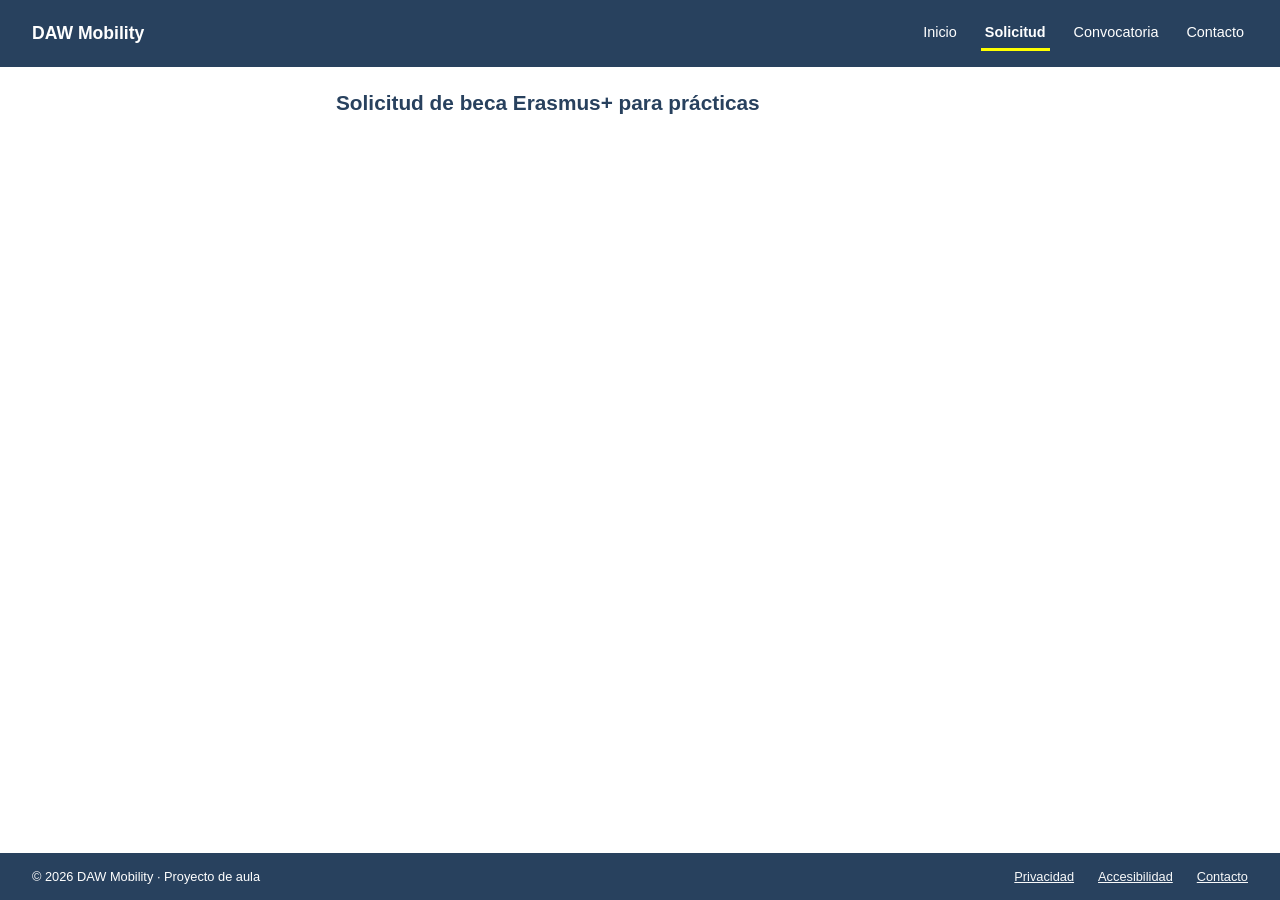
<file: index.html>
<!DOCTYPE html>
<html lang="es">
<head>
  <meta charset="utf-8">
  <meta name="viewport" content="width=device-width, initial-scale=1">
  <title>Solicitud de beca Erasmus+ · DAW Mobility</title>
  <link rel="stylesheet" href="styles/styles.css">
</head>
<body>
  <header class="cabecera">
    <p class="cabecera__marca">DAW Mobility</p>
    <nav class="menu" aria-label="Principal">
      <ul class="menu__lista">
        <li><a class="menu__enlace" href="#">Inicio</a></li>
        <li><a class="menu__enlace" href="#" aria-current="page">Solicitud</a></li>
        <li><a class="menu__enlace" href="#">Convocatoria</a></li>
        <li><a class="menu__enlace" href="#">Contacto</a></li>
      </ul>
    </nav>
  </header>

  <main class="principal" id="contenido">
    <h1>Solicitud de beca Erasmus+ para prácticas</h1>

  </main>

  <footer class="pie">
    <p class="pie__texto">© 2026 DAW Mobility · Proyecto de aula</p>
    <nav aria-label="Legal">
      <ul class="pie__lista">
        <li><a class="pie__enlace" href="#">Privacidad</a></li>
        <li><a class="pie__enlace" href="#">Accesibilidad</a></li>
        <li><a class="pie__enlace" href="#">Contacto</a></li>
      </ul>
    </nav>
  </footer>

</body>
</html>
</file>
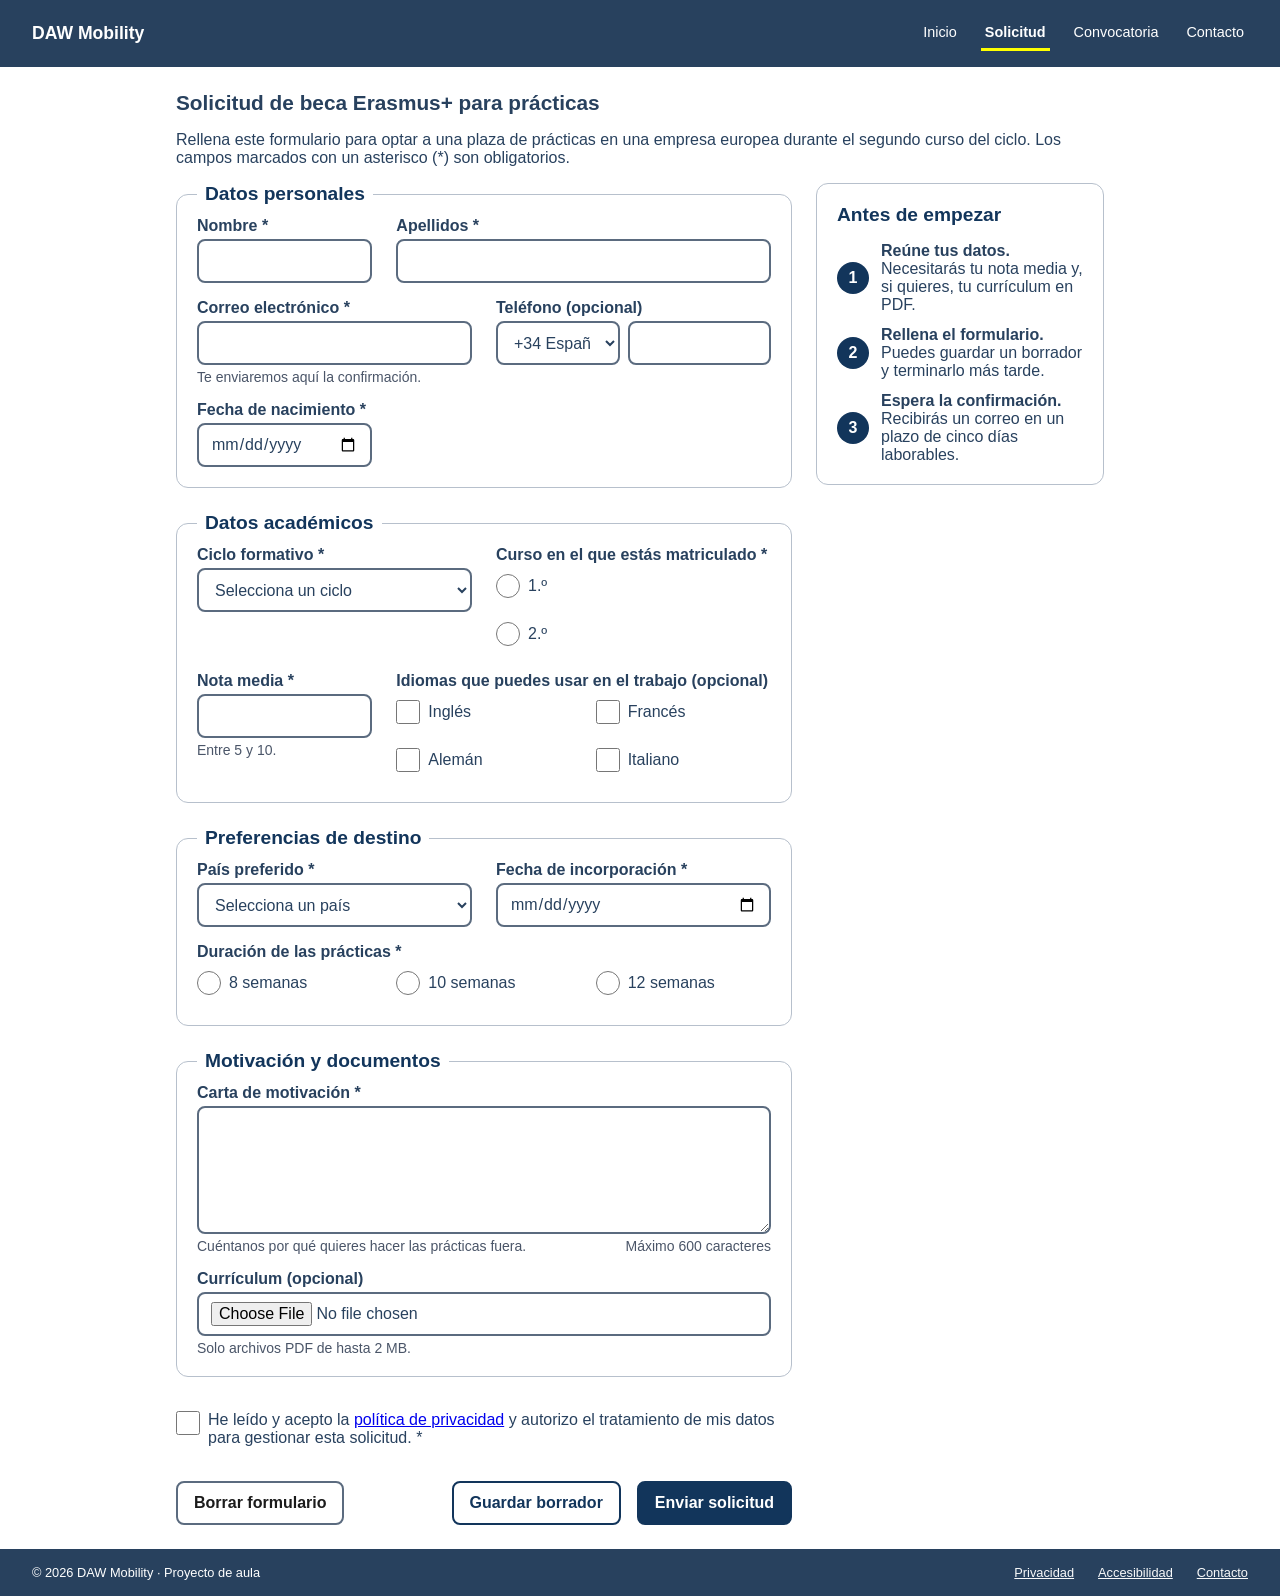
<file: indexParteB.html>
<!DOCTYPE html>
<html lang="es">
<head>
  <meta charset="utf-8">
  <meta name="viewport" content="width=device-width, initial-scale=1">
  <title>Solicitud de beca Erasmus+ · DAW Mobility</title>
  <link rel="stylesheet" href="styles/estilos.css">
</head>
<body>

  <header class="cabecera">
    <p class="cabecera__marca">DAW Mobility</p>
    <nav class="menu" aria-label="Principal">
      <ul class="menu__lista">
        <li><a class="menu__enlace" href="#">Inicio</a></li>
        <li><a class="menu__enlace" href="#" aria-current="page">Solicitud</a></li>
        <li><a class="menu__enlace" href="#">Convocatoria</a></li>
        <li><a class="menu__enlace" href="#">Contacto</a></li>
      </ul>
    </nav>
  </header>

  <main class="principal" id="contenido">
    <h1>Solicitud de beca Erasmus+ para prácticas</h1>
    <p>Rellena este formulario para optar a una plaza de prácticas en una empresa europea durante el segundo curso del ciclo. Los campos marcados con un asterisco (*) son obligatorios.</p>

    <div class="contenido">

      <form class="formulario" action="#" method="post">

        <fieldset class="grupo grupo--personales">
          <legend class="grupo__titulo">Datos personales</legend>
          <div class="grupo__campos">

            <div class="campo campo--nombre">
              <label class="campo__etiqueta" for="nombre">Nombre <span aria-hidden="true">*</span></label>
              <input class="campo__control" type="text" id="nombre" name="nombre" autocomplete="given-name" required>
            </div>

            <div class="campo campo--apellidos">
              <label class="campo__etiqueta" for="apellidos">Apellidos <span aria-hidden="true">*</span></label>
              <input class="campo__control" type="text" id="apellidos" name="apellidos" autocomplete="family-name" required>
            </div>

            <div class="campo campo--correo">
              <label class="campo__etiqueta" for="correo">Correo electrónico <span aria-hidden="true">*</span></label>
              <input class="campo__control" type="email" id="correo" name="correo" autocomplete="email" aria-describedby="correo-ayuda" required>
              <p class="campo__ayuda" id="correo-ayuda">Te enviaremos aquí la confirmación.</p>
            </div>

            <div class="campo campo--telefono">
              <label class="campo__etiqueta" for="telefono">Teléfono (opcional)</label>
              <div class="telefono">
                <select class="campo__control telefono__prefijo" name="prefijo" aria-label="Prefijo internacional">
                  <option value="+34">+34 España</option>
                  <option value="+351">+351 Portugal</option>
                  <option value="+33">+33 Francia</option>
                  <option value="+49">+49 Alemania</option>
                </select>
                <input class="campo__control telefono__numero" type="tel" id="telefono" name="telefono" autocomplete="tel" inputmode="tel">
              </div>
            </div>

            <div class="campo campo--nacimiento">
              <label class="campo__etiqueta" for="nacimiento">Fecha de nacimiento <span aria-hidden="true">*</span></label>
              <input class="campo__control" type="date" id="nacimiento" name="nacimiento" autocomplete="bday" required>
            </div>

          </div>
        </fieldset>

        <fieldset class="grupo grupo--academicos">
          <legend class="grupo__titulo">Datos académicos</legend>
          <div class="grupo__campos">

            <div class="campo campo--ciclo">
              <label class="campo__etiqueta" for="ciclo">Ciclo formativo <span aria-hidden="true">*</span></label>
              <select class="campo__control" id="ciclo" name="ciclo" required>
                <option value="">Selecciona un ciclo</option>
                <option value="daw">Desarrollo de Aplicaciones Web</option>
                <option value="dam">Desarrollo de Aplicaciones Multiplataforma</option>
                <option value="asir">Administración de Sistemas Informáticos en Red</option>
              </select>
            </div>

            <fieldset class="opciones campo--curso">
              <legend class="opciones__pregunta">Curso en el que estás matriculado <span aria-hidden="true">*</span></legend>
              <div class="opciones__lista">
                <div class="opcion">
                  <input class="opcion__marca" type="radio" id="curso-1" name="curso" value="1" required>
                  <label for="curso-1">1.º</label>
                </div>
                <div class="opcion">
                  <input class="opcion__marca" type="radio" id="curso-2" name="curso" value="2">
                  <label for="curso-2">2.º</label>
                </div>
              </div>
            </fieldset>

            <div class="campo campo--nota">
              <label class="campo__etiqueta" for="nota">Nota media <span aria-hidden="true">*</span></label>
              <input class="campo__control" type="number" id="nota" name="nota" min="5" max="10" step="0.01" inputmode="decimal" aria-describedby="nota-ayuda" required>
              <p class="campo__ayuda" id="nota-ayuda">Entre 5 y 10.</p>
            </div>

            <fieldset class="opciones campo--idiomas">
              <legend class="opciones__pregunta">Idiomas que puedes usar en el trabajo (opcional)</legend>
              <div class="opciones__lista">
                <div class="opcion">
                  <input class="opcion__marca" type="checkbox" id="idioma-en" name="idiomas" value="en">
                  <label for="idioma-en">Inglés</label>
                </div>
                <div class="opcion">
                  <input class="opcion__marca" type="checkbox" id="idioma-fr" name="idiomas" value="fr">
                  <label for="idioma-fr">Francés</label>
                </div>
                <div class="opcion">
                  <input class="opcion__marca" type="checkbox" id="idioma-de" name="idiomas" value="de">
                  <label for="idioma-de">Alemán</label>
                </div>
                <div class="opcion">
                  <input class="opcion__marca" type="checkbox" id="idioma-it" name="idiomas" value="it">
                  <label for="idioma-it">Italiano</label>
                </div>
              </div>
            </fieldset>

          </div>
        </fieldset>

        <fieldset class="grupo grupo--destino">
          <legend class="grupo__titulo">Preferencias de destino</legend>
          <div class="grupo__campos">

            <div class="campo campo--pais">
              <label class="campo__etiqueta" for="pais">País preferido <span aria-hidden="true">*</span></label>
              <select class="campo__control" id="pais" name="pais" required>
                <option value="">Selecciona un país</option>
                <option value="irlanda">Irlanda</option>
                <option value="alemania">Alemania</option>
                <option value="italia">Italia</option>
                <option value="portugal">Portugal</option>
                <option value="paises-bajos">Países Bajos</option>
              </select>
            </div>

            <div class="campo campo--incorporacion">
              <label class="campo__etiqueta" for="incorporacion">Fecha de incorporación <span aria-hidden="true">*</span></label>
              <input class="campo__control" type="date" id="incorporacion" name="incorporacion" required>
            </div>

            <fieldset class="opciones campo--duracion">
              <legend class="opciones__pregunta">Duración de las prácticas <span aria-hidden="true">*</span></legend>
              <div class="opciones__lista">
                <div class="opcion">
                  <input class="opcion__marca" type="radio" id="duracion-8" name="duracion" value="8" required>
                  <label for="duracion-8">8 semanas</label>
                </div>
                <div class="opcion">
                  <input class="opcion__marca" type="radio" id="duracion-10" name="duracion" value="10">
                  <label for="duracion-10">10 semanas</label>
                </div>
                <div class="opcion">
                  <input class="opcion__marca" type="radio" id="duracion-12" name="duracion" value="12">
                  <label for="duracion-12">12 semanas</label>
                </div>
              </div>
            </fieldset>

          </div>
        </fieldset>

        <fieldset class="grupo grupo--motivacion">
          <legend class="grupo__titulo">Motivación y documentos</legend>
          <div class="grupo__campos">

            <div class="campo campo--carta">
              <label class="campo__etiqueta" for="carta">Carta de motivación <span aria-hidden="true">*</span></label>
              <textarea class="campo__control" id="carta" name="carta" rows="6" maxlength="600" aria-describedby="carta-ayuda carta-limite" required></textarea>
              <div class="campo__pie">
                <p class="campo__ayuda" id="carta-ayuda">Cuéntanos por qué quieres hacer las prácticas fuera.</p>
                <p class="campo__ayuda" id="carta-limite">Máximo 600 caracteres</p>
              </div>
            </div>

            <div class="campo campo--curriculum">
              <label class="campo__etiqueta" for="curriculum">Currículum (opcional)</label>
              <input class="campo__control" type="file" id="curriculum" name="curriculum" accept=".pdf,application/pdf" aria-describedby="curriculum-ayuda">
              <p class="campo__ayuda" id="curriculum-ayuda">Solo archivos PDF de hasta 2 MB.</p>
            </div>

          </div>
        </fieldset>

        <div class="opcion opcion--larga">
          <input class="opcion__marca" type="checkbox" id="privacidad" name="privacidad" required>
          <label for="privacidad">He leído y acepto la <a href="#">política de privacidad</a> y autorizo el tratamiento de mis datos para gestionar esta solicitud. <span aria-hidden="true">*</span></label>
        </div>

        <div class="botonera">
          <button class="boton boton--borrar" type="reset">Borrar formulario</button>
          <button class="boton boton--secundario" type="button">Guardar borrador</button>
          <button class="boton boton--principal" type="submit">Enviar solicitud</button>
        </div>

      </form>

      <aside class="ayuda" aria-labelledby="ayuda-titulo">
        <h2 class="ayuda__titulo" id="ayuda-titulo">Antes de empezar</h2>
        <ol class="ayuda__lista">
          <li class="ayuda__paso">
            <span class="ayuda__numero" aria-hidden="true">1</span>
            <p class="ayuda__texto"><strong>Reúne tus datos.</strong> Necesitarás tu nota media y, si quieres, tu currículum en PDF.</p>
          </li>
          <li class="ayuda__paso">
            <span class="ayuda__numero" aria-hidden="true">2</span>
            <p class="ayuda__texto"><strong>Rellena el formulario.</strong> Puedes guardar un borrador y terminarlo más tarde.</p>
          </li>
          <li class="ayuda__paso">
            <span class="ayuda__numero" aria-hidden="true">3</span>
            <p class="ayuda__texto"><strong>Espera la confirmación.</strong> Recibirás un correo en un plazo de cinco días laborables.</p>
          </li>
        </ol>
      </aside>

    </div>
  </main>

  <footer class="pie">
    <p class="pie__texto">© 2026 DAW Mobility · Proyecto de aula</p>
    <nav aria-label="Legal">
      <ul class="pie__lista">
        <li><a class="pie__enlace" href="#">Privacidad</a></li>
        <li><a class="pie__enlace" href="#">Accesibilidad</a></li>
        <li><a class="pie__enlace" href="#">Contacto</a></li>
      </ul>
    </nav>
  </footer>

</body>
</html>
</file>
<file: styles/styles.css>
* {
    box-sizing: border-box;
}

body {
    color: #28415e;
    margin: 0;
    min-height: 100vh;
    display: flex;
    flex-direction: column;
    font-family: Arial, Helvetica, sans-serif;
  
}

.cabecera{
    color: #ffffff;
    display: flex;
    flex-wrap: wrap;
    justify-content: space-between;
    align-items: center;
    padding: 1rem 2rem;
    background-color: #28415e;
  
}

.cabecera__marca {
    margin: 0;
    font-size: 1.1rem;
    font-weight: 700;
}

.menu__lista {
    display: flex;
    flex-wrap: wrap;
    gap: 0 1.25rem;
    margin:0;
    padding: 0;
    list-style: none;
}

.menu__enlace {
    display: block;
    padding: 0.5rem 0.25rem;
    border-bottom: 0.2rem solid transparent;
    color: #ffffff;
    font-size: 0.9rem;
    text-decoration: none;
}

.menu__enlace:hover, .menu__enlace:focus-visible{
    text-decoration: underline;
}


.menu__enlace[aria-current="page"] {
    border-bottom-color: yellow;
    font-weight: 700;
}


.principal {
    flex: 1;
    width: 100%;
    max-width: 40rem;
    margin: 0 auto;
    padding: 1.5rem 1rem;
}

.principal h1 {
    color: #28415e;
    margin: 0;
    font-size: 1.3rem;
  
}


.pie{
    background-color: #28415e;
    color: #ffffff;
    display: flex;
    flex-wrap: wrap;
    justify-content: space-between;
    align-items: center;
    gap: 0.5rem 1.5rem;
    padding: 1rem 2rem;
    font-size: 0.8rem;
}

.pie__texto {
    margin: 0;
}

.pie__lista {
    display: flex;
    flex-wrap: wrap;
    gap: 0.25rem 1.5rem;
    margin: 0;
    padding: 0;
    list-style: none;
}

.pie__enlace {
    color: #f8f9fa;
    text-decoration: underline;
}

.pie__enlace:hover, .pie__enlace:focus-visible {
    color: yellow;
}
</file>
<file: styles/estilos.css>
* {
    box-sizing: border-box;
}

body {
    color: #28415e;
    margin: 0;
    min-height: 100vh;
    display: flex;
    flex-direction: column;
    font-family: Arial, Helvetica, sans-serif;
  
}

.cabecera{
    color: #ffffff;
    display: flex;
    flex-wrap: wrap;
    justify-content: space-between;
    align-items: center;
    padding: 1rem 2rem;
    background-color: #28415e;
  
}

.cabecera__marca {
    margin: 0;
    font-size: 1.1rem;
    font-weight: 700;
}

.menu__lista {
    display: flex;
    flex-wrap: wrap;
    gap: 0 1.25rem;
    margin:0;
    padding: 0;
    list-style: none;
}

.menu__enlace {
    display: block;
    padding: 0.5rem 0.25rem;
    border-bottom: 0.2rem solid transparent;
    color: #ffffff;
    font-size: 0.9rem;
    text-decoration: none;
}

.menu__enlace:hover, .menu__enlace:focus-visible{
    text-decoration: underline;
}


.menu__enlace[aria-current="page"] {
    border-bottom-color: yellow;
    font-weight: 700;
}


.principal {
    flex: 1;
    width: 100%;
    max-width: 60rem;
    margin: 0 auto;
    padding: 1.5rem 1rem;
}

.principal h1 {
    color: #28415e;
    margin: 0;
    font-size: 1.3rem;
  
}


.pie{
    background-color: #28415e;
    color: #ffffff;
    display: flex;
    flex-wrap: wrap;
    justify-content: space-between;
    align-items: center;
    gap: 0.5rem 1.5rem;
    padding: 1rem 2rem;
    font-size: 0.8rem;
}

.pie__texto {
    margin: 0;
}

.pie__lista {
    display: flex;
    flex-wrap: wrap;
    gap: 0.25rem 1.5rem;
    margin: 0;
    padding: 0;
    list-style: none;
}

.pie__enlace {
    color: #f8f9fa;
    text-decoration: underline;
}

.pie__enlace:hover, .pie__enlace:focus-visible {
    color: yellow;
}

/*Parte B */

.contenido{
    display: grid;
    grid-template-columns: minmax(0, 1fr);
    gap: 1.5rem;
}

.formulario{
    display: grid;
    grid-template-columns: minmax(0, 1fr);
    gap: 1.5rem;
}

.ayuda{
    padding: 1.25rem;
    background-color:#ffffff;
    border: 1px solid #b7c0cc;
    border-radius: 0.75rem;
}

.ayuda__titulo{
    margin:0 0 1rem 0;
    color: #12355b;
    font-size: 1.2rem;
}

.ayuda__lista{
    display: grid;
    grid-template-columns: minmax(0, 1fr);
    gap: 0.75rem;
    margin: 0;
    padding:0;
    list-style: none;
}

.ayuda__paso {
    display: grid;
    grid-template-columns: 2rem minmax(0, 1fr);
    align-items: center;
    gap: 0.75rem;
}

.ayuda__numero {
    display:grid;
    place-items: center;
    width: 2rem;
    height: 2rem;
    border-radius: 50%;
    background-color: #12355b;
    color: #ffffff;
    font-weight: 700;
}

.ayuda__texto{
    margin: 0;
    overflow-wrap: anywhere;
}


.grupo {
    min-inline-size: 0;
    margin: 0;
    padding:0.75rem 1.25rem 1.25rem 1.25rem;
    background-color: #ffffff;
    border: 1px solid #b7c0cc;
    border-radius: 0.75rem;
}

.grupo__titulo {
    max-width: 100%;
    padding: 0 0.5rem;
    color: #12355b;
    font-size:1.2rem;
    font-weight: 700;
}

.grupo__campos {
    display: grid;
    grid-template-columns:minmax(0, 1fr);
    align-items: start;
    gap: 1rem;
}



.campo, .opciones {
    display: grid;
    grid-template-columns: minmax(0, 1fr);
    gap: 0.25rem;
    min-width: 0;
    min-inline-size: 0;
    margin:0;
    padding: 0;
    border:0;
}

.campo__etiqueta, .opciones__pregunta {
    padding: 0;
    font-weight: 700;
}

.campo__control {
    display: block;
    width: 100%;
    max-width: 100%;
    min-width: 0;
    min-height: 2.75rem;
    padding: 0.5rem 0.75rem;
    border: 2px solid #5b6b7f;
    border-radius: 0.5rem;
    background-color: #ffffff;
    color: inherit;
    font: inherit;
}

.campo__ayuda {
    margin: 0;
    color: #4a5568;
    font-size: 0.875rem;
}



.telefono {
    display: grid;
    grid-template-columns: minmax(min(6rem, 45%), min(9.5rem, 45%)) minmax(0, 1fr);
    gap: 0.5rem;
}



.opciones__lista{
    display: grid;
    grid-template-columns: repeat(auto-fit, minmax(min(8rem, 100%), 1fr));
    gap: 0.25rem 1.5rem;
}

.opcion {
    display: grid;
    grid-template-columns: 1.5rem minmax(0, 1fr);
    align-items: center;
    gap: 0.5rem;
    min-height: 2.75rem;
}

.opcion__marca {
    width: 1.5rem;
    height: 1.5rem;
    margin: 0;
}

.opcion--larga {
    align-items: start;
    padding: 0.625rem 0;
}



.campo__pie {
    display: grid;
    grid-template-columns: minmax(0, 1fr);
    gap: 0.25rem;
}

.botonera {
    display: grid;
    grid-template-columns: minmax(0, 1fr);
    gap: 0.75rem;
}

.boton {
    min-height: 2.75rem;
    padding: 0.5rem 1rem;
    border: 2px solid #12355b;
    border-radius: 0.5rem;
    background-color: #ffffff;
    color: #12355b;
    font: inherit;
    font-weight: 700;
    cursor: pointer;
}

.boton--borrar {
    border-color: #5b6b7f;
    color: #1b1b1b;
}

.boton--principal {
    background-color: #12355b;
    color: #ffffff;
}


.campo__control:focus-visible, .opcion__marca:focus-visible, .boton:focus-visible, .principal a:focus-visible {
    outline: 0.2rem solid #0a5bd3;
    outline-offset: 0.125rem;
}

.campo__control[aria-invalid="true"] {
    border-color: #b3261e;
}


@media (min-width: 40em) {
    .grupo__campos {
        grid-template-columns: repeat(6, minmax(0, 1fr));
        gap: 1rem 1.5rem;
    }

    .grupo--personales .grupo__campos {
        grid-template-areas:
            "nombre nombre apellidos apellidos apellidos apellidos"
            "correo correo correo telefono telefono telefono"
            "nacimiento nacimiento . . . .";
    }

    .grupo--academicos .grupo__campos {
        grid-template-areas:
            "ciclo ciclo ciclo curso curso curso"
            "nota nota idiomas idiomas idiomas idiomas";
    }

    .grupo--destino .grupo__campos {
        grid-template-areas:
            "pais pais pais incorporacion incorporacion incorporacion"
            "duracion duracion duracion duracion duracion duracion";
    }

    .grupo--motivacion .grupo__campos {
        grid-template-areas:
            "carta carta carta carta carta carta"
            "curriculum curriculum curriculum curriculum curriculum curriculum";
    }

    .campo--nombre{grid-area: nombre;}
    .campo--apellidos {grid-area: apellidos;}
    .campo--correo {grid-area: correo;}
    .campo--telefono {grid-area: telefono;}
    .campo--nacimiento {grid-area: nacimiento;}
    .campo--ciclo{grid-area: ciclo;}
    .campo--curso {grid-area: curso;}
    .campo--nota{grid-area: nota;}
    .campo--idiomas {grid-area: idiomas; }
    .campo--pais{grid-area: pais;}
    .campo--incorporacion {grid-area:incorporacion;}
    .campo--duracion {grid-area: duracion;}
    .campo--carta {grid-area: carta; }
    .campo--curriculum {grid-area: curriculum;}

  
    .campo__pie {
        grid-template-columns: minmax(0, 1fr) auto;
        gap:1rem;
    }

    .botonera {
        grid-template-columns: auto minmax(0, 1fr) auto auto;
        gap: 1rem;
    }
    .boton--borrar {grid-column: 1;}
    .boton--secundario {grid-column: 3;}
    .boton--principal{grid-column:4;}
}

@media (min-width:56em) {
    .contenido {
        grid-template-columns: minmax(0, 1fr) 18rem;
        align-items:start;
    }
}
</file>
